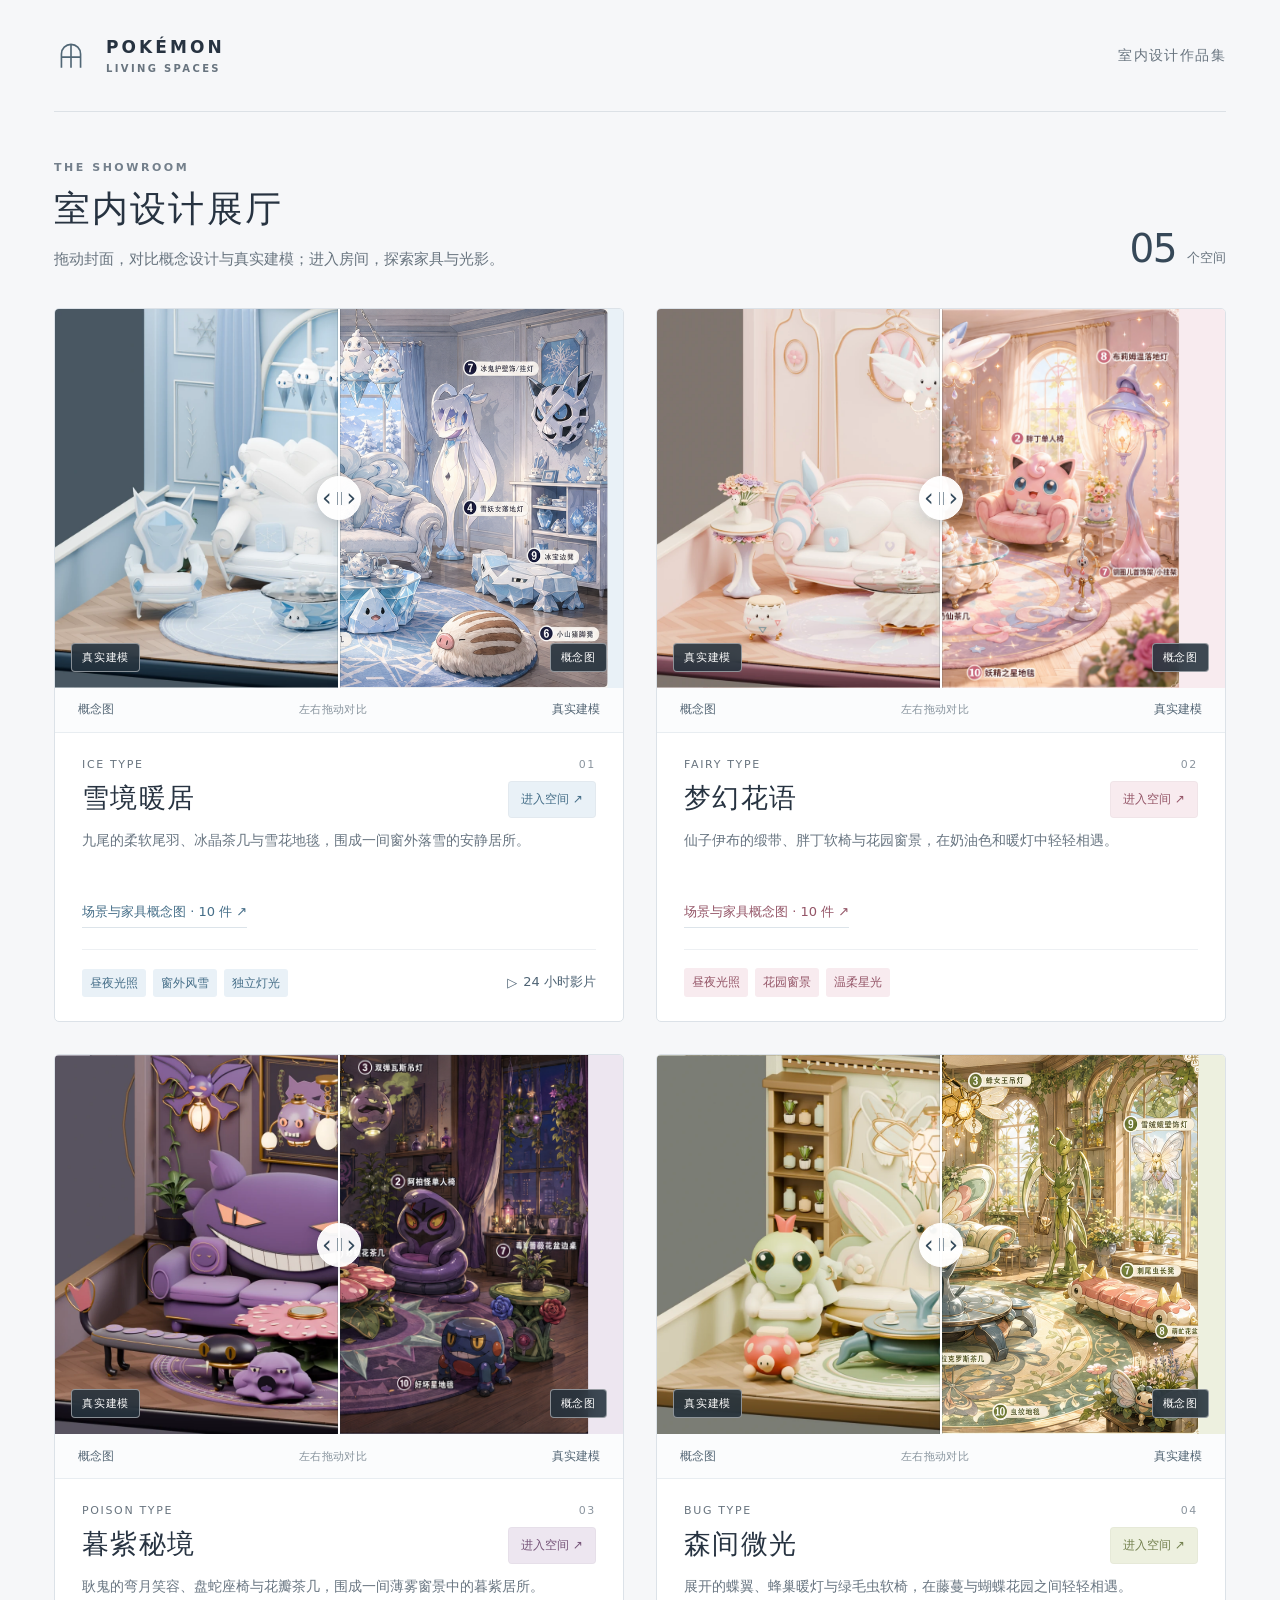
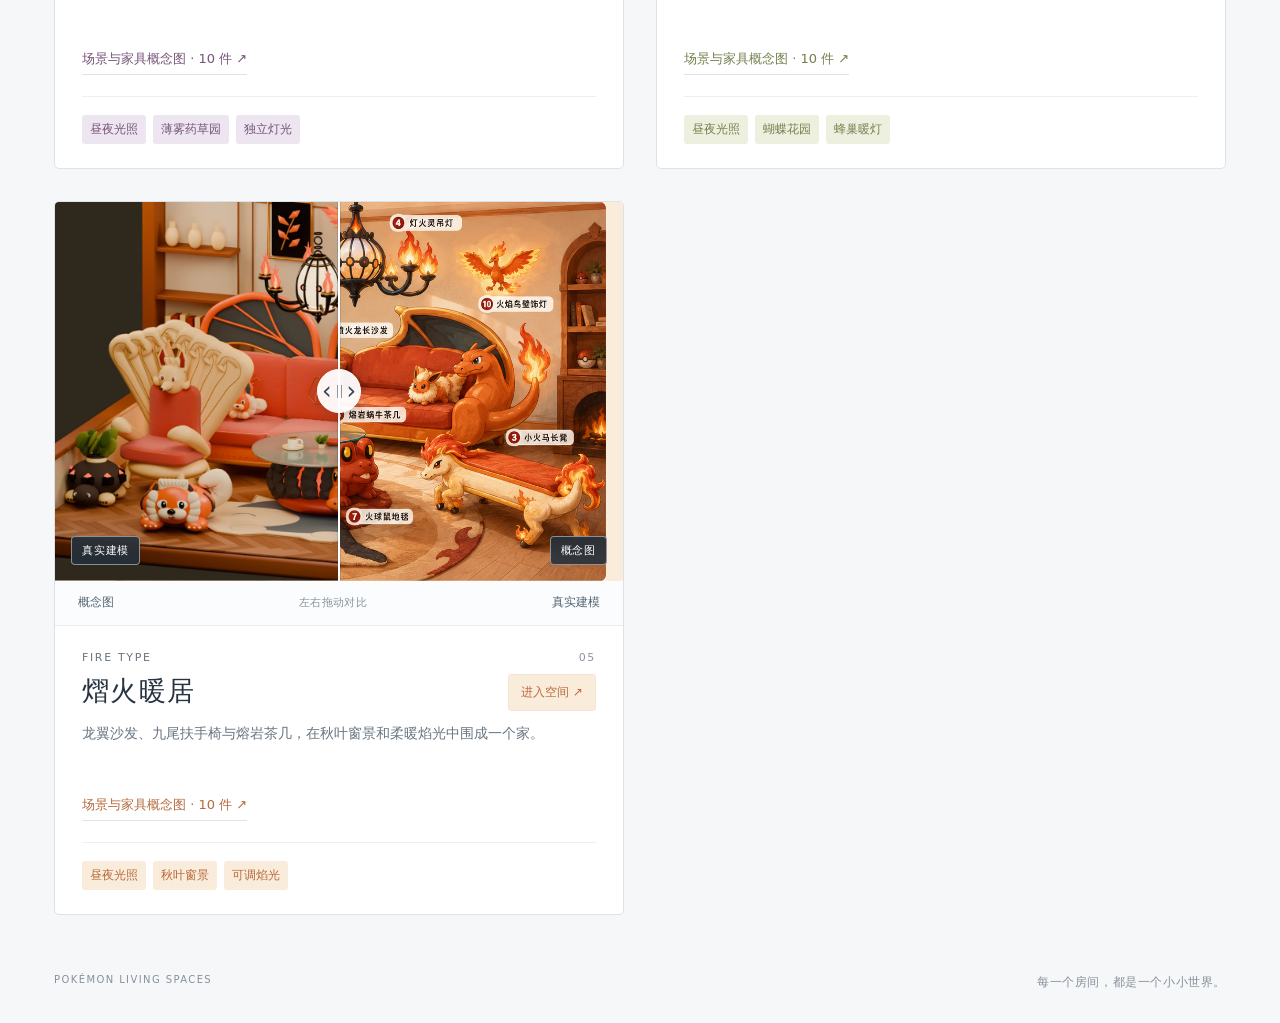
<file: index.html>
<!doctype html>
<html lang="zh-CN">
<head>
 <meta charset="utf-8">
 <meta name="viewport" content="width=device-width,initial-scale=1">
 <meta name="description" content="宝可梦主题室内设计展厅。进入冰、妖精、毒、虫与火系五个空间，探索真实三维家具、昼夜光照与窗外景色。">
 <meta name="theme-color" content="#f6f7f9">
 <title>室内设计展厅 · Pokémon Living Spaces</title>
 <link rel="icon" href="data:image/svg+xml,%3Csvg xmlns='http://www.w3.org/2000/svg' viewBox='0 0 32 32'%3E%3Crect width='32' height='32' rx='9' fill='%23253140'/%3E%3Cpath d='M8 25V14a8 8 0 0 1 16 0v11M16 7v18M8 17h16' fill='none' stroke='%23d7e9f1' stroke-width='2'/%3E%3C/svg%3E">
 <link rel="stylesheet" href="showroom/style.css?v=ffb68e5c5735">
 <script src="showroom/catalog.js?v=eb5624175b38" defer></script>
 <script src="showroom/furniture.js?v=75111d2b52c7" defer></script>
 <script src="showroom/design-gallery.js?v=62b7afb13016" defer></script>
 <script src="showroom/app.js?v=65b9e6a540d6" defer></script>
</head>
<body>
 <a class="skip" href="#collection">跳到作品</a>
 <div id="gallery">
  <header class="masthead wrap">
   <a class="brand" href="index.html" aria-label="室内设计展厅首页"><span class="brand-icon" aria-hidden="true"><svg viewBox="0 0 32 32"><path d="M7 27V14a9 9 0 0 1 18 0v13M16 5v22M7 17h18"/></svg></span><span>POKÉMON<span class="brand-sub">LIVING SPACES</span></span></a>
   <span class="masthead-note">室内设计作品集</span>
  </header>
  <main class="wrap" id="collection">
   <div class="collection-heading"><div><p class="eyebrow">THE SHOWROOM</p><h1>室内设计展厅</h1><p class="intro">拖动封面，对比概念设计与真实建模；进入房间，探索家具与光影。</p></div><div class="collection-count"><strong id="room-count">05</strong><span>个空间</span></div></div>
   <div class="collection-grid" id="room-grid" aria-label="室内设计作品"></div>
   <noscript><p>请启用 JavaScript 浏览展厅，或直接打开 <a href="v2/model_viewer.html">冰系房间</a> / <a href="fairy/model_viewer.html">妖精系房间</a> / <a href="poison/model_viewer.html">毒系房间</a> / <a href="bug/model_viewer.html">虫系房间</a> / <a href="fire/model_viewer.html">火系房间</a>。</p></noscript>
  </main>
  <footer class="wrap gallery-footer"><span>POKÉMON LIVING SPACES</span><span>每一个房间，都是一个小小世界。</span></footer>
 </div>
 <section id="exhibit" hidden aria-label="房间查看器">
  <header class="exhibit-bar">
   <a id="back-gallery" href="#" class="back-link"><span aria-hidden="true">←</span> 返回展厅</a>
   <div class="exhibit-context"><label class="sr-only" for="room-switch">切换房间</label><select id="room-switch"></select><div class="view-modes" aria-label="查看内容"><button id="mode-model" type="button" aria-pressed="true">3D 空间</button><button id="mode-concept" type="button" aria-pressed="false">2D 概念图</button><button id="mode-video" type="button" aria-pressed="false" hidden>昼夜影片</button></div></div>
   <a id="standalone" class="standalone" target="_blank" rel="noopener">独立打开 <span aria-hidden="true">↗</span></a>
   <a id="whole-room" class="standalone" hidden>查看完整房间 ↗</a>
  </header>
  <div class="exhibit-stage" id="exhibit-stage">
   <div id="frame-host"></div>
   <div class="exhibit-loading" id="exhibit-loading" role="status" aria-live="polite"><span class="loading-mark" aria-hidden="true"></span><strong id="loading-title">正在打开房间</strong><span id="loading-description">首次载入需要片刻。</span><a id="loading-open" target="_blank" rel="noopener" hidden>独立打开查看</a></div>
  </div>
  <div id="design-gallery" class="design-gallery" hidden></div>
 </section>
</body>
</html>
</file>
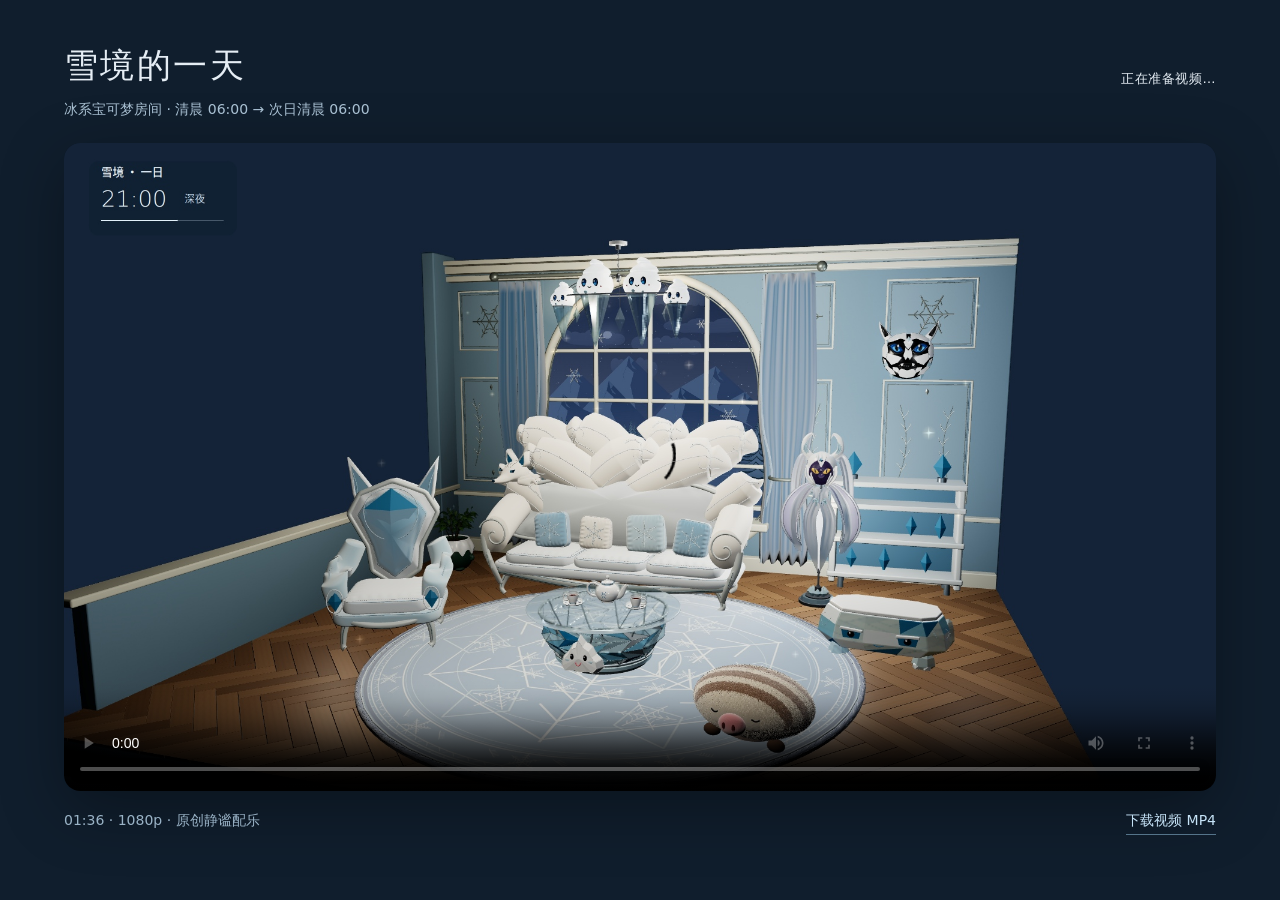
<file: v2/video/index.html>
<!doctype html>
<html lang="zh-CN">
<meta charset="utf-8">
<meta name="viewport" content="width=device-width,initial-scale=1">
<title>雪境的一天 · 冰系宝可梦房间</title>
<style>
*{box-sizing:border-box}body{margin:0;min-height:100vh;background:#101e2d;color:#e5edf4;font:16px/1.6 system-ui,"Noto Sans CJK SC",sans-serif;padding:38px 5vw}main{max-width:1440px;margin:auto}header{display:flex;align-items:center;justify-content:space-between;gap:20px;margin-bottom:22px}h1{margin:0;font-size:clamp(22px,3vw,34px);font-weight:550;letter-spacing:.07em}p{margin:6px 0 0;color:#a9c0d2;font-size:14px}video{width:100%;display:block;aspect-ratio:16/9;background:#08131d;border-radius:16px;box-shadow:0 18px 65px #0005}a{color:#c6e3f7;text-decoration:none;border-bottom:1px solid #55748a;padding-bottom:3px}footer{display:flex;justify-content:space-between;flex-wrap:wrap;gap:12px;margin-top:18px;font-size:14px;color:#9ab3c6}.hint{font-size:13px;letter-spacing:.04em}@media(max-width:600px){body{padding:22px 14px}header{align-items:flex-start;flex-direction:column;gap:8px}video{border-radius:9px}}
</style>
<main>
 <header><div><h1>雪境的一天</h1><p>冰系宝可梦房间 · 清晨 06:00 → 次日清晨 06:00</p></div><span class="hint" id="hint">正在准备视频…</span></header>
 <video id="film" controls playsinline preload="auto" poster="ice_24h_poster.jpg">浏览器暂不支持播放，请下载 MP4 视频。</video>
 <footer><span>01:36 · 1080p · 原创静谧配乐</span><a href="ice_24h_with_bgm.mp4" download>下载视频 MP4</a></footer>
</main>
<script>
(async()=>{
 const film=document.getElementById('film'),hint=document.getElementById('hint');
 const path='ice_24h_with_bgm.mp4';let objectURL;
 try{
  // The local static preview server does not implement HTTP byte ranges.
  // A complete Blob gives the video element a seekable local media source.
  if(location.protocol==='http:'||location.protocol==='https:'){
   const response=await fetch(path);if(!response.ok)throw new Error('video');
   objectURL=URL.createObjectURL(await response.blob());film.src=objectURL;
  }else film.src=path;
  film.addEventListener('loadeddata',()=>{hint.textContent='打开声音，听雪夜里的轻柔和声';},{once:true});
  window.addEventListener('pagehide',()=>{if(objectURL)URL.revokeObjectURL(objectURL);},{once:true});
 }catch(error){hint.textContent='视频暂未载入，可点击下方下载';film.src=path;}
})();
</script>
</html>
</file>
<file: showroom/style.css>
@charset "UTF-8";
:root{font-family:Inter,"Noto Sans CJK SC","Microsoft YaHei",system-ui,sans-serif;color:#273341;background:#f6f7f9;font-synthesis:none;--muted:#68747f;--line:#dce1e6;--ink:#253140}
*{box-sizing:border-box}body{margin:0}button,select,a{-webkit-tap-highlight-color:transparent}button,select{font:inherit}a{color:inherit;text-decoration:none}button,a,select{touch-action:manipulation}button{cursor:pointer}a:focus-visible,button:focus-visible,select:focus-visible{outline:3px solid #5184ac;outline-offset:5px}button:disabled{cursor:default}[hidden]{display:none!important}.wrap{max-width:1432px;margin:0 auto;padding:0 54px}.skip{position:fixed;left:16px;top:-100px;padding:12px 20px;background:white;z-index:100}.skip:focus{top:12px}.sr-only{position:absolute;width:1px;height:1px;padding:0;margin:-1px;overflow:hidden;clip:rect(0,0,0,0);white-space:nowrap;border:0}
.masthead{height:112px;display:flex;align-items:center;justify-content:space-between;position:relative}.masthead:after{content:"";position:absolute;bottom:0;left:54px;right:54px;height:1px;background:var(--line)}.brand{display:flex;align-items:center;gap:14px;font-size:17px;font-weight:700;letter-spacing:.18em;line-height:1.4}.brand-sub{display:block;font-size:10px;font-weight:600;letter-spacing:.235em;color:var(--muted);margin-top:2px}.brand-icon{width:38px;height:42px;display:flex;align-items:center}.brand-icon svg{width:34px;height:34px;fill:none;stroke:#516776;stroke-width:1.55}.masthead-note{font-size:14px;color:var(--muted);letter-spacing:.1em}.collection-heading{display:flex;justify-content:space-between;align-items:flex-end;padding:49px 0 35px}.eyebrow{margin:0 0 10px;color:#74808c;font-size:11px;font-weight:600;letter-spacing:.23em}h1{margin:0;font-family:"Noto Serif CJK SC","Songti SC",serif;font-size:36px;font-weight:600;letter-spacing:.06em;line-height:1.4}.intro{color:var(--muted);font-size:15px;margin:13px 0 0;line-height:1.7}.collection-count{display:flex;align-items:baseline;gap:11px;padding-bottom:2px;color:var(--muted);font-size:13px;white-space:nowrap}.collection-count strong{font-size:39px;font-weight:300;color:#364858;font-variant-numeric:tabular-nums;letter-spacing:-.04em}.collection-grid{display:grid;grid-template-columns:repeat(2,minmax(0,1fr));gap:32px}.room-card{position:relative;background:#fff;border:1px solid #dce2e8;border-radius:5px;overflow:hidden;transition:box-shadow .2s,border-color .2s}.room-card:hover{border-color:#b9c7d2;box-shadow:0 14px 35px #2033430d}.cover-link{position:relative;display:block;overflow:hidden;aspect-ratio:3/2;background:var(--tint)}.cover-link img{width:100%;height:100%;display:block;object-fit:cover;transition:transform .65s cubic-bezier(.2,.65,.3,1)}.room-card:hover .cover-link img{transform:scale(1.025)}.type-badge{position:absolute;left:20px;top:20px;display:flex;gap:8px;align-items:center;background:#ffffffed;padding:7px 11px;border:1px solid #ffffff80;border-radius:3px;color:var(--accent);font-size:12px;font-weight:500;letter-spacing:.06em}.badge-mark{font-size:15px}.cover-cta{position:absolute;right:20px;bottom:20px;display:flex;align-items:center;justify-content:center;gap:10px;padding:11px 17px;color:#fff;background:#253140ed;border-radius:3px;font-size:14px;box-shadow:0 3px 14px #0001}.card-info{padding:25px 27px 24px}.card-kicker{display:flex;justify-content:space-between;gap:20px;color:var(--muted);font-size:11px;font-weight:500;letter-spacing:.15em}.card-kicker .number{font-variant-numeric:tabular-nums;color:#8b959f}.card-title{font-family:"Noto Serif CJK SC","Songti SC",serif;font-size:27px;letter-spacing:.055em;line-height:1.45;margin:8px 0 10px;font-weight:600}.card-title a:hover{color:var(--accent)}.card-description{font-size:14px;line-height:1.85;color:#687581;margin:0;max-width:39em;min-height:3.7em}.card-bottom{display:flex;justify-content:space-between;align-items:center;gap:12px;border-top:1px solid #edf0f3;margin-top:21px;padding-top:18px;flex-wrap:wrap}.features{display:flex;flex-wrap:wrap;gap:7px}.feature{font-size:12px;line-height:1.4;background:var(--tint);color:var(--accent);padding:6px 8px;border-radius:3px}.video-link{display:inline-flex;align-items:center;gap:6px;font-size:13px;color:#4e6374;padding:5px 0;border-bottom:1px solid transparent}.video-link:hover{border-color:currentColor}.video-link svg{width:13px;height:13px;fill:currentColor}.gallery-footer{margin:34px auto 0;padding-top:25px;padding-bottom:32px;display:flex;justify-content:space-between;gap:18px;color:#86919b;font-size:12px;letter-spacing:.05em}.gallery-footer span:first-child{font-size:10px;letter-spacing:.14em}
body.in-exhibit{overflow:hidden;background:#e4edf3}.exhibit-bar{height:68px;display:flex;align-items:center;justify-content:space-between;gap:22px;padding:0 24px;background:#fffffffa;border-bottom:1px solid #dae2e9;position:relative;z-index:3}.back-link{display:inline-flex;align-items:center;gap:9px;white-space:nowrap;font-size:14px;font-weight:500}.back-link span{font-size:21px;font-weight:400}.exhibit-context{display:flex;gap:22px;align-items:center;min-width:0}.exhibit-context select{background:#f4f6f8;border:1px solid #dee4e9;border-radius:5px;font-size:14px;color:#354654;padding:9px 30px 9px 13px;max-width:260px;cursor:pointer}.view-modes{display:flex;align-items:center;gap:3px;border:1px solid #e0e6eb;border-radius:5px;padding:3px}.view-modes button{border:0;background:transparent;border-radius:3px;color:#687784;font-size:13px;padding:8px 14px;white-space:nowrap}.view-modes button[aria-pressed=true]{background:#e9f0f5;color:#314e65}.standalone{font-size:13px;color:#647683;white-space:nowrap}.standalone span{margin-left:3px}.exhibit-stage{position:relative;height:calc(100dvh - 68px);min-height:250px}#frame-host,#frame-host iframe{width:100%;height:100%;display:block;border:0}.exhibit-loading{position:absolute;inset:0;display:flex;align-items:center;justify-content:center;flex-direction:column;gap:14px;background:#edf3f7f5;color:#3f586d;text-align:center;padding:25px}.exhibit-loading strong{font-size:19px;font-weight:500}.exhibit-loading>span:not(.loading-mark){font-size:14px;color:#728495;line-height:1.7}.exhibit-loading a{font-size:14px;text-decoration:underline;text-underline-offset:4px}.loading-mark{width:35px;height:35px;border:2px solid #c3d3df;border-top-color:#527894;border-radius:50%;animation:spin 1s linear infinite;margin-bottom:7px}@keyframes spin{to{transform:rotate(360deg)}}
@media(min-width:1650px){.wrap{max-width:1550px}.collection-heading{padding-top:60px;padding-bottom:40px}}
@media(max-width:900px){.wrap{padding-left:28px;padding-right:28px}.masthead:after{left:28px;right:28px}.collection-grid{gap:20px}.card-info{padding:21px}.card-title{font-size:25px}.cover-cta{right:14px;bottom:14px;padding:9px 12px}.type-badge{left:14px;top:14px}.collection-count strong{font-size:32px}.exhibit-bar{gap:12px;padding:0 16px}.exhibit-context{gap:10px}.exhibit-context select{max-width:205px}.view-modes button{padding:8px 9px}.standalone{font-size:12px}}
@media(max-width:650px){.wrap{padding-left:20px;padding-right:20px}.masthead{height:86px}.masthead:after{left:20px;right:20px}.brand{font-size:14px;gap:9px}.brand-sub{font-size:9px}.brand-icon{width:29px}.masthead-note{font-size:11px;letter-spacing:0}.collection-heading{padding:32px 0 24px;gap:12px;align-items:center}h1{font-size:28px}.eyebrow{font-size:10px}.intro{font-size:14px;max-width:20em;margin-top:10px}.collection-count{flex-direction:column;align-items:center;gap:0;font-size:11px}.collection-count strong{font-size:30px}.collection-grid{grid-template-columns:1fr;gap:23px}.card-info{padding:23px}.card-description{min-height:0}.gallery-footer{margin-top:20px;display:block;line-height:2.2}.gallery-footer span{display:block}.exhibit-bar{height:104px;flex-wrap:wrap;align-content:center;row-gap:9px;padding:9px 14px}.back-link{font-size:13px;order:0}.standalone{order:1;margin-left:auto}.exhibit-context{order:2;flex-basis:100%;justify-content:space-between;gap:8px}.exhibit-context select{font-size:13px;max-width:calc(100% - 159px);padding-top:7px;padding-bottom:7px}.view-modes button{font-size:12px;padding:6px 9px}.exhibit-stage{height:calc(100dvh - 104px)}}
@media(prefers-reduced-motion:reduce){*{scroll-behavior:auto!important}.room-card,.cover-link img{transition:none}.loading-mark{animation:none}}

/* The range grows the model reveal from left to right; the photographs never move. */
.comparison-stage{--reveal:50%;position:relative;aspect-ratio:3/2;overflow:hidden;background:var(--tint);isolation:isolate;user-select:none}
.comparison-concept,.comparison-model{position:absolute;inset:0;overflow:hidden}
.comparison-concept svg,.comparison-model img{width:100%;height:100%;display:block;object-fit:contain;pointer-events:none}
.comparison-model{clip-path:inset(0 calc(100% - var(--reveal)) 0 0);background:var(--tint)}
.comparison-label{position:absolute;bottom:16px;padding:6px 10px;border:1px solid #ffffff75;border-radius:4px;background:#24313de0;color:#fff;font-size:11px;letter-spacing:.07em;white-space:nowrap;backdrop-filter:blur(7px);pointer-events:none}
.concept-label{right:16px}.model-label{left:16px}
.comparison-input{appearance:none;-webkit-appearance:none;position:absolute;z-index:3;inset:0 auto 0 -22px;width:calc(100% + 44px);height:100%;margin:0;border:0;border-radius:0;opacity:0;cursor:ew-resize;touch-action:pan-y;background:transparent}
.comparison-input::-webkit-slider-runnable-track{height:100%;background:transparent}
.comparison-input::-webkit-slider-thumb{appearance:none;-webkit-appearance:none;width:44px;height:100%;background:transparent;border:0}
.comparison-input::-moz-range-track{height:100%;background:transparent;border:0}
.comparison-input::-moz-range-thumb{width:44px;height:100%;background:transparent;border:0;border-radius:0}
.comparison-divider{position:absolute;z-index:4;inset:0 auto 0 var(--reveal);width:2px;transform:translateX(-50%);background:#fff;box-shadow:0 0 0 1px #152b3a25,0 0 12px #142a3a38;pointer-events:none}
.comparison-grip{position:absolute;top:50%;left:50%;width:44px;height:44px;border:1px solid #fff;border-radius:50%;display:flex;align-items:center;justify-content:center;gap:5px;transform:translate(-50%,-50%);color:#32485a;background:#fffffff2;box-shadow:0 3px 16px #10273638;font-size:24px;font-family:system-ui,sans-serif;line-height:1}
.grip-lines{width:5px;height:13px;border-left:1px solid #8c9aa5;border-right:1px solid #8c9aa5}
.comparison-stage:has(.comparison-input:focus-visible){outline:3px solid #5184ac;outline-offset:-3px}
.comparison-input:focus-visible~.comparison-divider .comparison-grip{box-shadow:0 0 0 4px #5184ac80,0 3px 16px #10273638}
.comparison-tools{min-height:45px;padding:6px 14px;display:flex;justify-content:space-between;align-items:center;gap:10px;border-bottom:1px solid #e8edf1;background:#fbfcfd}
.comparison-mode{font:inherit;font-size:12px;color:#546675;background:transparent;border:1px solid transparent;padding:6px 8px;border-radius:4px;white-space:nowrap;touch-action:manipulation}
.comparison-mode:hover,.comparison-mode[aria-pressed=true]{color:var(--accent);background:var(--tint);border-color:#00000008}
.comparison-mode:disabled{color:#97a1a9;background:transparent;border-color:transparent}
.comparison-help{color:#88949e;font-size:11px;letter-spacing:.04em;white-space:nowrap}
.card-title-row{display:flex;align-items:center;justify-content:space-between;gap:12px}
.enter-room{display:inline-flex;align-items:center;flex-shrink:0;color:var(--accent);background:var(--tint);padding:9px 12px;border:1px solid #00000008;border-radius:4px;font-size:12px;white-space:nowrap}
.enter-room:hover{filter:brightness(.97)}
@media(max-width:900px){.comparison-tools{padding-inline:9px;gap:5px}.comparison-help{font-size:10px}.enter-room{padding:8px 9px}.card-title-row{gap:8px}}
@media(max-width:360px){.comparison-help{letter-spacing:0;font-size:9px}.comparison-mode{padding-inline:4px}.card-title-row .card-title{font-size:23px}}

/* Scene concepts and individual furniture collection. */
.card-design-links{display:flex;flex-wrap:wrap;gap:20px;margin-top:18px;color:var(--accent);font-size:13px}.card-design-links a{padding:6px 0;border-bottom:1px solid #dce4ea}.card-design-links a:hover{border-color:currentColor}
.design-gallery{height:calc(100dvh - 68px);overflow:auto;overscroll-behavior:contain;padding:42px max(28px,calc((100vw - 1324px)/2)) 64px;background:#f6f7f9;scrollbar-gutter:stable}
.design-heading{display:flex;align-items:flex-end;justify-content:space-between;gap:24px;margin-bottom:28px}.design-heading h1{font-size:30px}.design-heading .intro{max-width:45em}.design-actions{display:flex;flex-wrap:wrap;gap:10px}.design-action,.primary-action{display:inline-flex;justify-content:center;align-items:center;min-height:40px;padding:10px 16px;border:1px solid #d6dfe6;border-radius:5px;background:white;color:var(--accent,#456e88);font-size:13px;white-space:nowrap}.design-action:hover{background:var(--tint,#eef3f7)}.primary-action{background:var(--accent);border-color:var(--accent);color:white;font-size:15px;min-height:48px}
.scene-concept{position:relative;display:block;width:100%;max-width:1120px;margin:0 auto;padding:0;border:1px solid #dce2e8;border-radius:8px;overflow:hidden;background:var(--tint);cursor:zoom-in}.scene-concept svg{display:block;width:100%;max-height:calc(100dvh - 260px);min-height:240px}.scene-expand{position:absolute;right:16px;bottom:16px;background:#253140d9;color:white;padding:9px 14px;border-radius:5px;font-size:12px}.scene-caption{display:flex;align-items:center;justify-content:space-between;max-width:1120px;margin:14px auto;color:#7b8792;font-size:12px}.original-link{text-decoration:underline;text-underline-offset:4px;font-size:13px;color:var(--accent,#456e88)}
.furniture-grid{display:grid;grid-template-columns:repeat(3,minmax(0,1fr));gap:24px}.furniture-card{background:white;border:1px solid #dce2e8;border-radius:8px;overflow:hidden}.product-link{display:block}.product-image{aspect-ratio:3/2;background:#f2f1ef;display:grid;place-items:center;overflow:hidden;position:relative}.product-image img{display:block;width:100%;height:100%;object-fit:contain}.image-pending{color:#8b9399;font-size:13px;padding:24px;text-align:center}.furniture-info{padding:21px}.furniture-info .eyebrow{font-size:10px;margin-bottom:9px;color:var(--accent)}.furniture-info h3{font-family:"Noto Serif CJK SC","Songti SC",serif;font-size:21px;font-weight:500;margin:0 0 10px}.furniture-description{font-size:13px;color:#74808b;line-height:1.8;margin:0;min-height:3.6em}.furniture-actions{display:flex;justify-content:space-between;gap:12px;font-size:12px;color:var(--accent);border-top:1px solid #edf0f3;margin-top:17px;padding-top:16px}.furniture-actions a:hover{text-decoration:underline;text-underline-offset:4px}
.design-back{display:inline-block;color:#6b7d8c;font-size:13px;margin-bottom:24px}.furniture-detail{display:grid;grid-template-columns:minmax(0,1.65fr) minmax(280px,1fr);gap:38px;align-items:center}.detail-visual{position:relative;border:1px solid #dce2e8;border-radius:8px;overflow:hidden;background:#f2f1ef}.detail-visual .product-image{min-height:320px}.zoom-art{position:absolute;bottom:16px;right:16px;padding:9px 13px;border:1px solid #fff;border-radius:5px;background:#ffffffed;color:#506675;font-size:12px}.detail-info h3{font-family:"Noto Serif CJK SC","Songti SC",serif;font-size:30px;font-weight:600;line-height:1.4;margin:0}.detail-info .intro{line-height:1.9}.concept-note{font-size:13px;color:#82909b;line-height:1.9;margin:24px 0 12px}.art-dimensions{font-size:11px;color:#8b97a0;letter-spacing:.04em}.detail-actions{display:flex;flex-wrap:wrap;gap:10px;margin:24px 0}.furniture-siblings{display:flex;flex-wrap:wrap;gap:10px;margin-top:40px;padding-top:28px;border-top:1px solid #dce2e8}.sibling-link{padding:9px 12px;border:1px solid #dce2e8;border-radius:5px;color:#6c7c88;background:white;font-size:12px}.sibling-link[aria-current=page]{background:var(--tint);color:var(--accent);border-color:var(--accent)}
.art-lightbox{width:calc(100vw - 48px);max-width:1650px;max-height:calc(100dvh - 48px);padding:0;border:1px solid #e2e6eb;border-radius:10px;background:#f8f8f7;overflow:auto}.art-lightbox::backdrop{background:#17232dd9;backdrop-filter:blur(6px)}.lightbox-bar{position:sticky;top:0;z-index:2;display:flex;align-items:center;justify-content:space-between;gap:18px;padding:14px 20px;background:#fffffff5;border-bottom:1px solid #e5e8eb}.lightbox-bar strong{font-size:14px;font-weight:500}.art-lightbox>img{display:block;max-width:100%;height:auto;margin:auto}
@media(max-width:1100px){.furniture-grid{grid-template-columns:repeat(2,minmax(0,1fr))}.design-heading{align-items:flex-start;flex-direction:column}.exhibit-bar{gap:12px}.exhibit-context{gap:10px}.exhibit-context select{max-width:180px}.view-modes button{padding:8px 10px}}
@media(max-width:800px){.furniture-detail{grid-template-columns:1fr;gap:28px}.detail-visual .product-image{min-height:0}.exhibit-bar{height:112px;flex-wrap:wrap;padding:10px 16px;align-content:center;row-gap:10px}.back-link{order:0}.standalone{order:1;margin-left:auto}.exhibit-context{order:2;flex-basis:100%;justify-content:space-between;min-width:0}.exhibit-stage,.design-gallery{height:calc(100dvh - 112px)}.exhibit-context select{max-width:180px}.view-modes{min-width:0;overflow:auto}.view-modes button{padding:7px 9px;font-size:12px}}
@media(max-width:650px){.design-gallery{padding:28px 20px 48px}.design-heading h1,.detail-info h3{font-size:25px}.design-heading .intro{max-width:none}.furniture-grid{grid-template-columns:1fr;gap:20px}.scene-concept svg{max-height:none;min-height:0}.scene-caption{gap:15px;line-height:1.8}.scene-expand{right:10px;bottom:10px;font-size:11px;padding:7px 10px}.exhibit-bar{height:145px}.exhibit-context{flex-wrap:wrap;gap:8px}.exhibit-context select{width:100%;max-width:none;padding:6px 10px}.view-modes{width:100%;justify-content:center}.view-modes button{flex:1}.exhibit-stage,.design-gallery{height:calc(100dvh - 145px)}.art-lightbox{width:calc(100vw - 20px);max-height:calc(100dvh - 20px)}.lightbox-bar{padding:10px 12px}.furniture-siblings{margin-top:30px;gap:8px}.sibling-link{font-size:11px}.card-design-links{gap:15px}}
.collection-progress{margin:-8px 0 24px;padding:12px 16px;background:white;border:1px solid #e0e5e9;border-radius:5px;color:#788793;font-size:12px;line-height:1.7}

/* One concept collection: room scene, furniture cards, and an inline selected item. */
.design-gallery{scroll-padding-top:24px}
.concept-section-heading{display:flex;align-items:center;justify-content:space-between;gap:20px;margin-bottom:20px}
.concept-section-heading .eyebrow{font-size:10px;color:var(--accent);margin-bottom:8px}
.concept-section-heading h2{margin:0;font-family:"Noto Serif CJK SC","Songti SC",serif;font-size:24px;font-weight:500;letter-spacing:.04em}
.concept-section-heading .intro{font-size:14px;margin-top:10px}
.concept-scene-section .scene-concept{max-width:1120px}
.concept-scene-section .scene-concept svg{max-height:min(58dvh,620px);min-height:0}
.concept-furniture-section{margin-top:46px;padding-top:34px;border-top:1px solid var(--line)}
.concept-object-count{flex-shrink:0;font-size:12px;color:var(--accent);background:var(--tint);padding:9px 13px;border:1px solid #00000008;border-radius:5px}
.selected-concept{padding:24px;margin:0 0 28px;background:var(--tint);border:1px solid #00000012;border-radius:8px;scroll-margin-top:24px}
.selected-concept-bar{display:flex;align-items:center;justify-content:space-between;gap:20px;margin-bottom:20px}
.selected-concept-bar .eyebrow{margin:0;color:var(--accent);letter-spacing:.15em}
.selected-concept .furniture-detail{gap:28px}
.selected-concept .concept-note{color:#687580}
.selected-concept .art-dimensions{color:#687580}
.furniture-card.is-selected{border-color:var(--accent);box-shadow:0 0 0 1px var(--accent)}
.back-to-scene{margin-top:28px}
.concept-layout>section{min-width:0}
@media(min-width:1000px){
 .concept-layout{display:grid;grid-template-columns:minmax(0,1.1fr) minmax(0,1fr);gap:32px;align-items:start}
 .concept-layout .concept-scene-section{position:sticky;top:24px}
 .concept-layout .scene-concept svg{max-height:calc(100dvh - 280px)}
 .concept-layout .scene-caption{gap:12px;flex-wrap:wrap;line-height:1.7}
 .concept-layout .concept-furniture-section{margin-top:0;padding:0 0 0 28px;border-top:0;border-left:1px solid var(--line)}
 .concept-layout .concept-section-heading{gap:12px;align-items:flex-start}
 .concept-layout .concept-section-heading .intro{font-size:13px;line-height:1.7}
 .concept-layout .furniture-grid{grid-template-columns:repeat(2,minmax(0,1fr));gap:16px}
 .concept-layout .furniture-info{padding:16px}
 .concept-layout .furniture-info h3{font-size:18px;line-height:1.5}
 .concept-layout .furniture-description{min-height:0}
 .concept-layout .furniture-actions{flex-wrap:wrap;gap:8px}
 .concept-layout .selected-concept{padding:18px}
 .concept-layout .furniture-detail{grid-template-columns:minmax(0,1fr);gap:20px}
 .concept-layout .detail-visual .product-image{min-height:0}
 .concept-layout .detail-info h3{font-size:25px}
 .concept-layout .detail-actions{gap:8px}
}
@media(min-width:1000px) and (max-width:1199px){
 .concept-layout{gap:24px}
 .concept-layout .concept-furniture-section{padding-left:24px}
 .concept-layout .furniture-grid{grid-template-columns:minmax(0,1fr)}
}
@media(max-width:650px){
 .concept-section-heading{gap:12px;margin-bottom:16px}
 .concept-section-heading h2{font-size:21px}
 .concept-section-heading .intro{font-size:13px;line-height:1.8;max-width:none}
 .concept-object-count{padding:7px 9px;font-size:11px}
 .concept-furniture-section{margin-top:30px;padding-top:26px}
 .concept-scene-section .scene-concept svg{max-height:none}
 .selected-concept{padding:14px;margin-bottom:22px}
 .selected-concept .detail-info h3{font-size:24px}
 .selected-concept .furniture-detail{gap:20px}
 .selected-concept-bar{gap:10px}
 .selected-concept-bar .design-action{padding:8px 10px}
}
</file>
